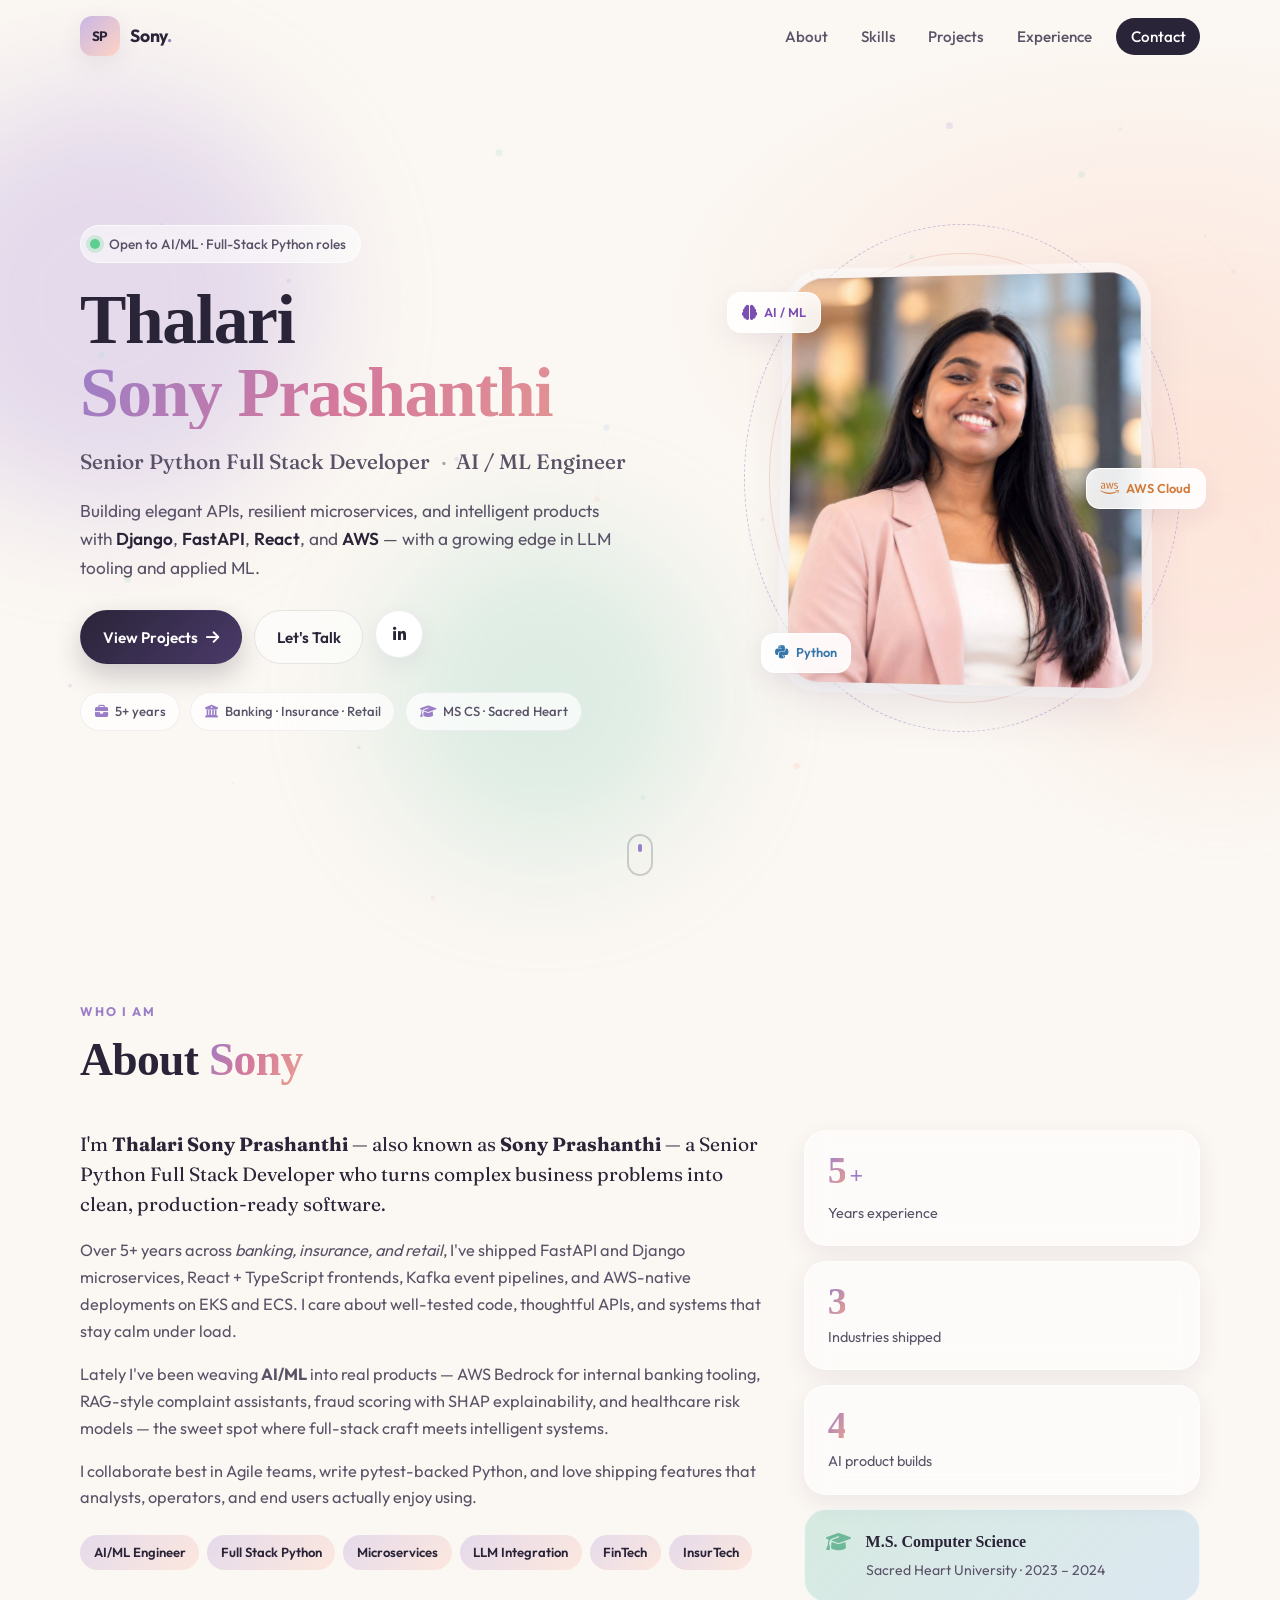
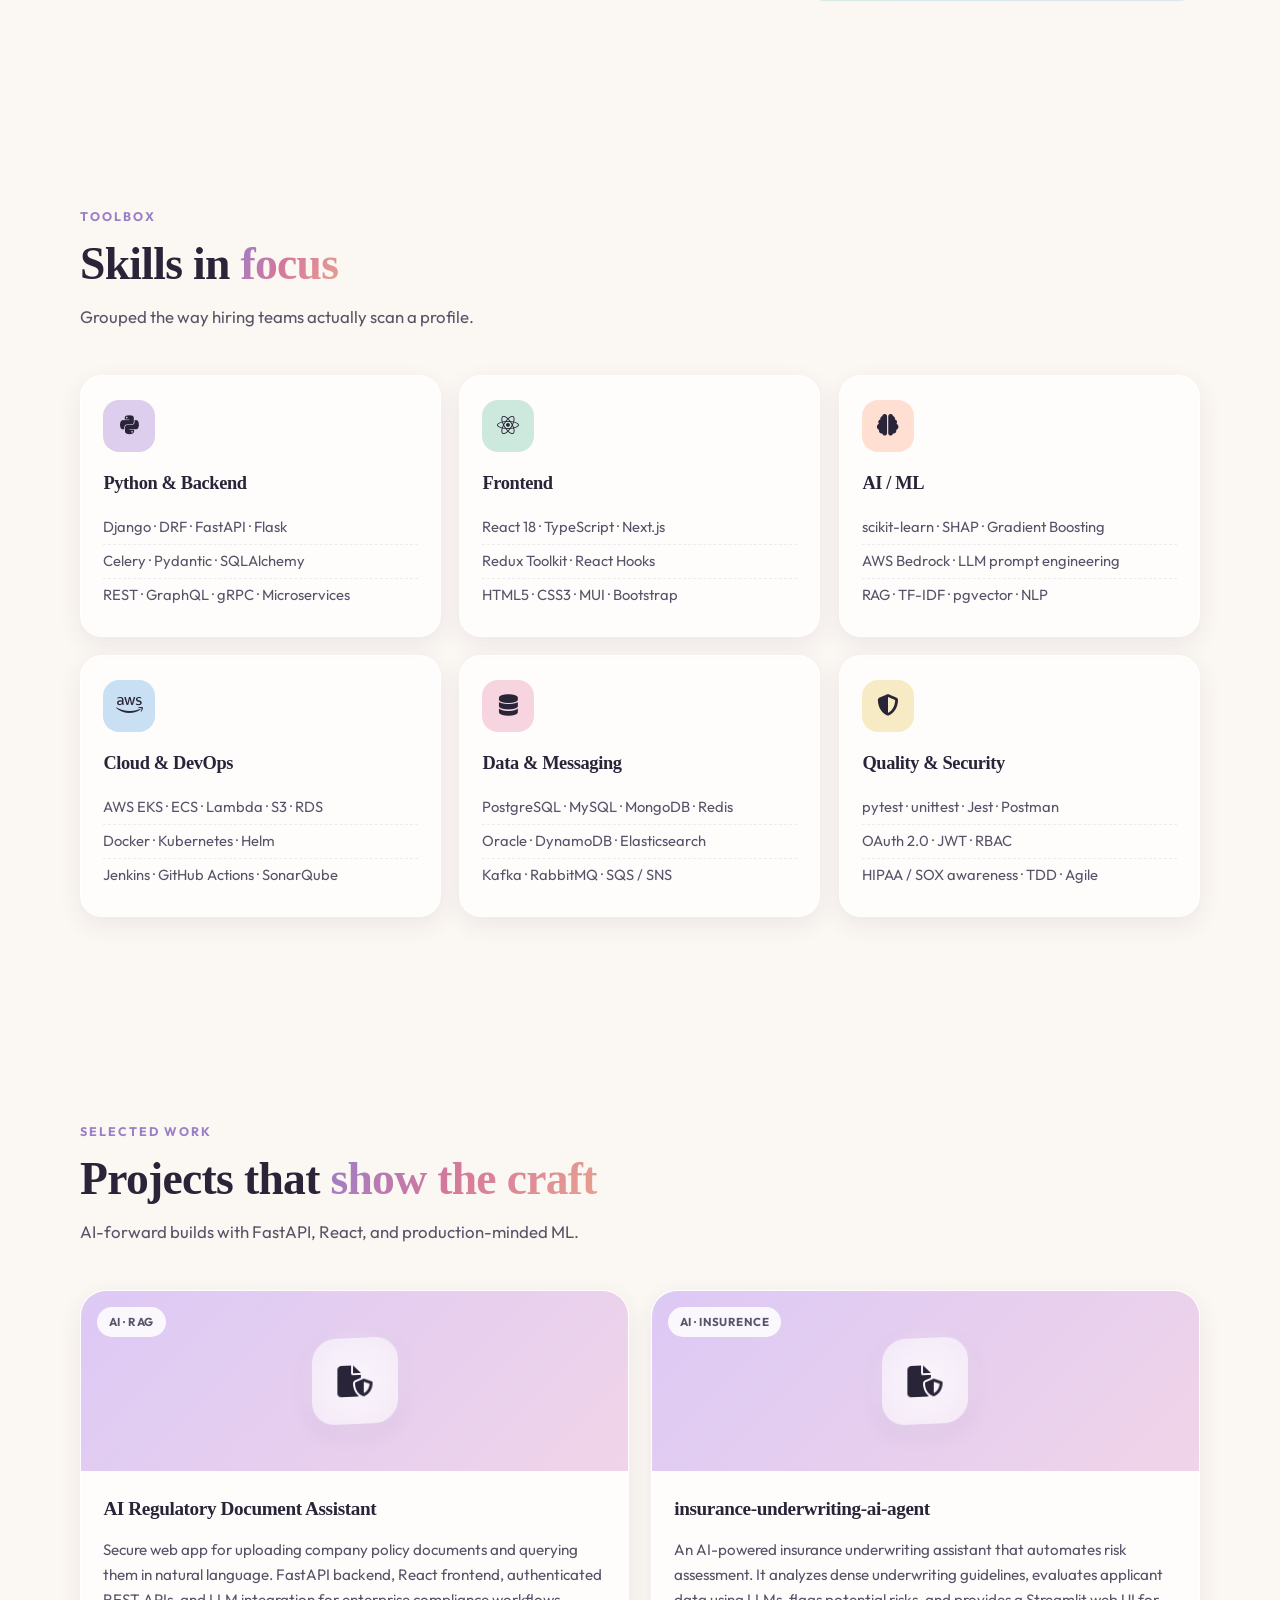
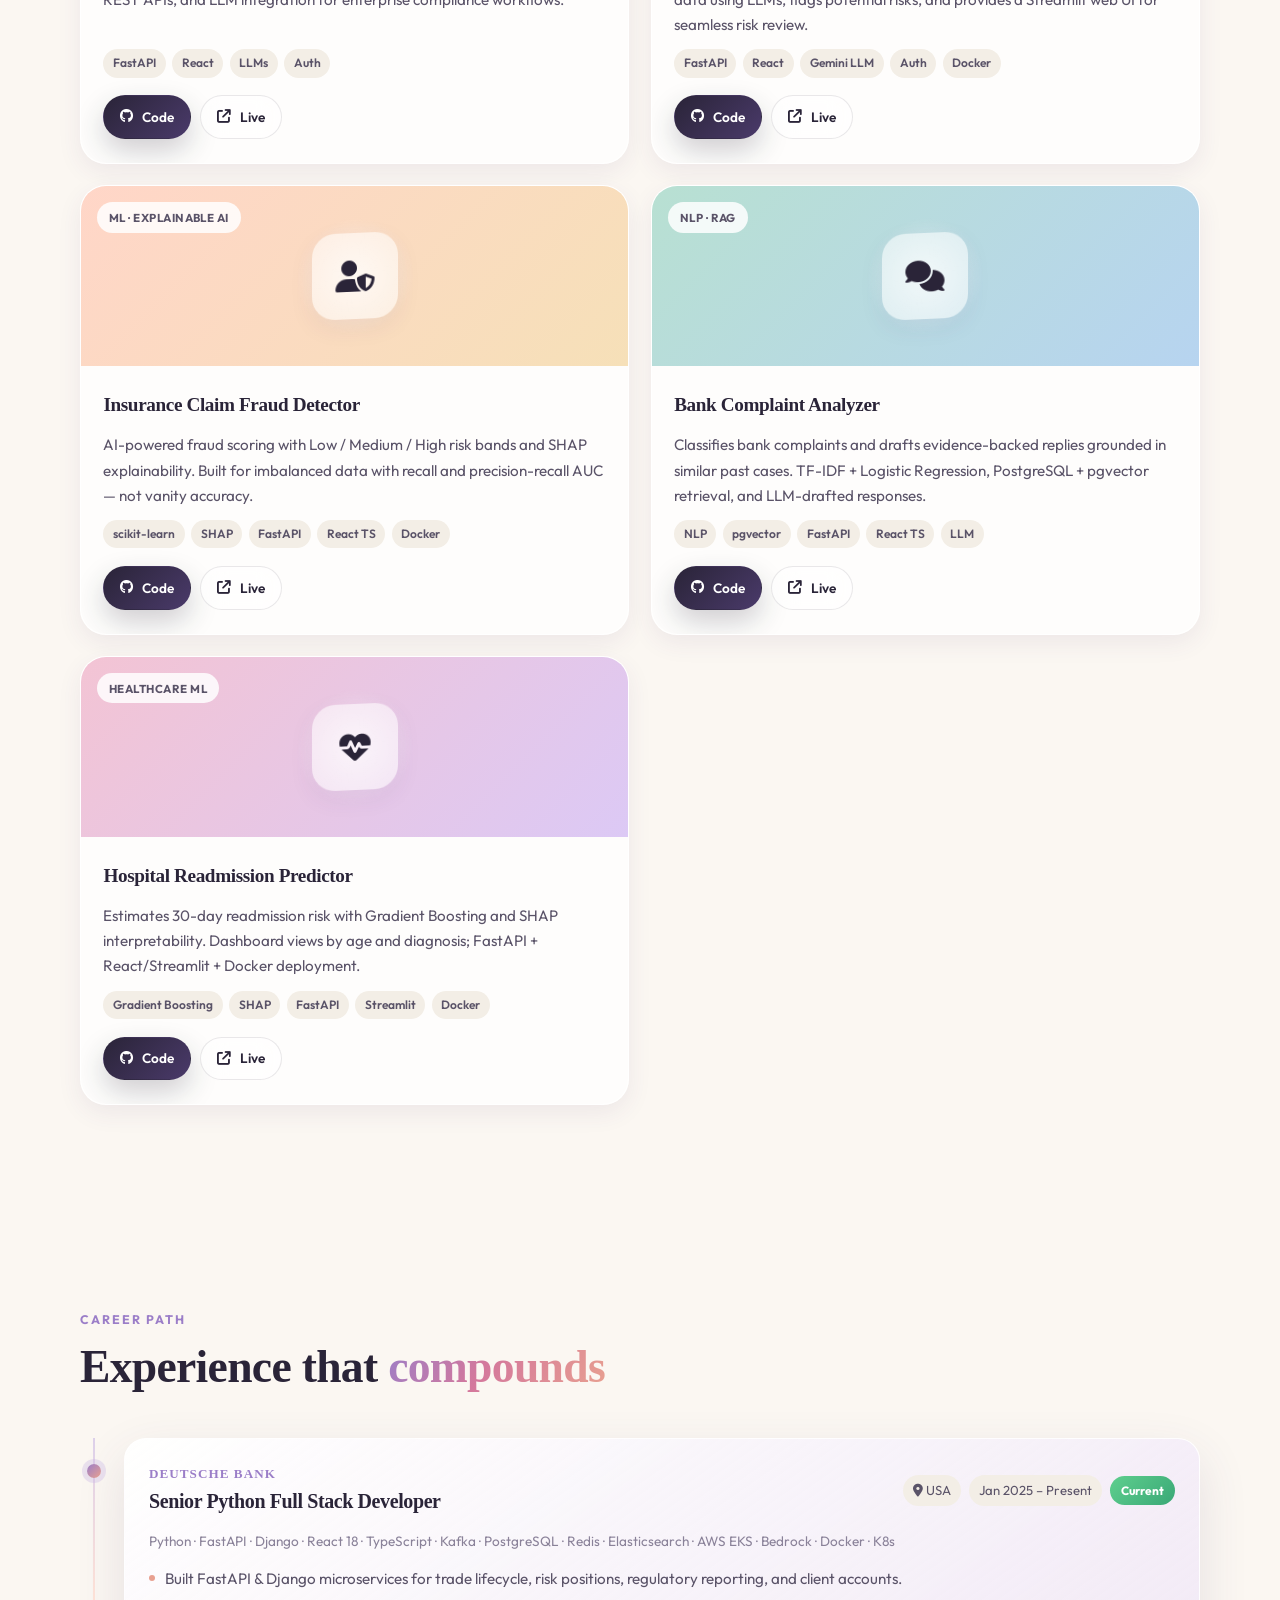
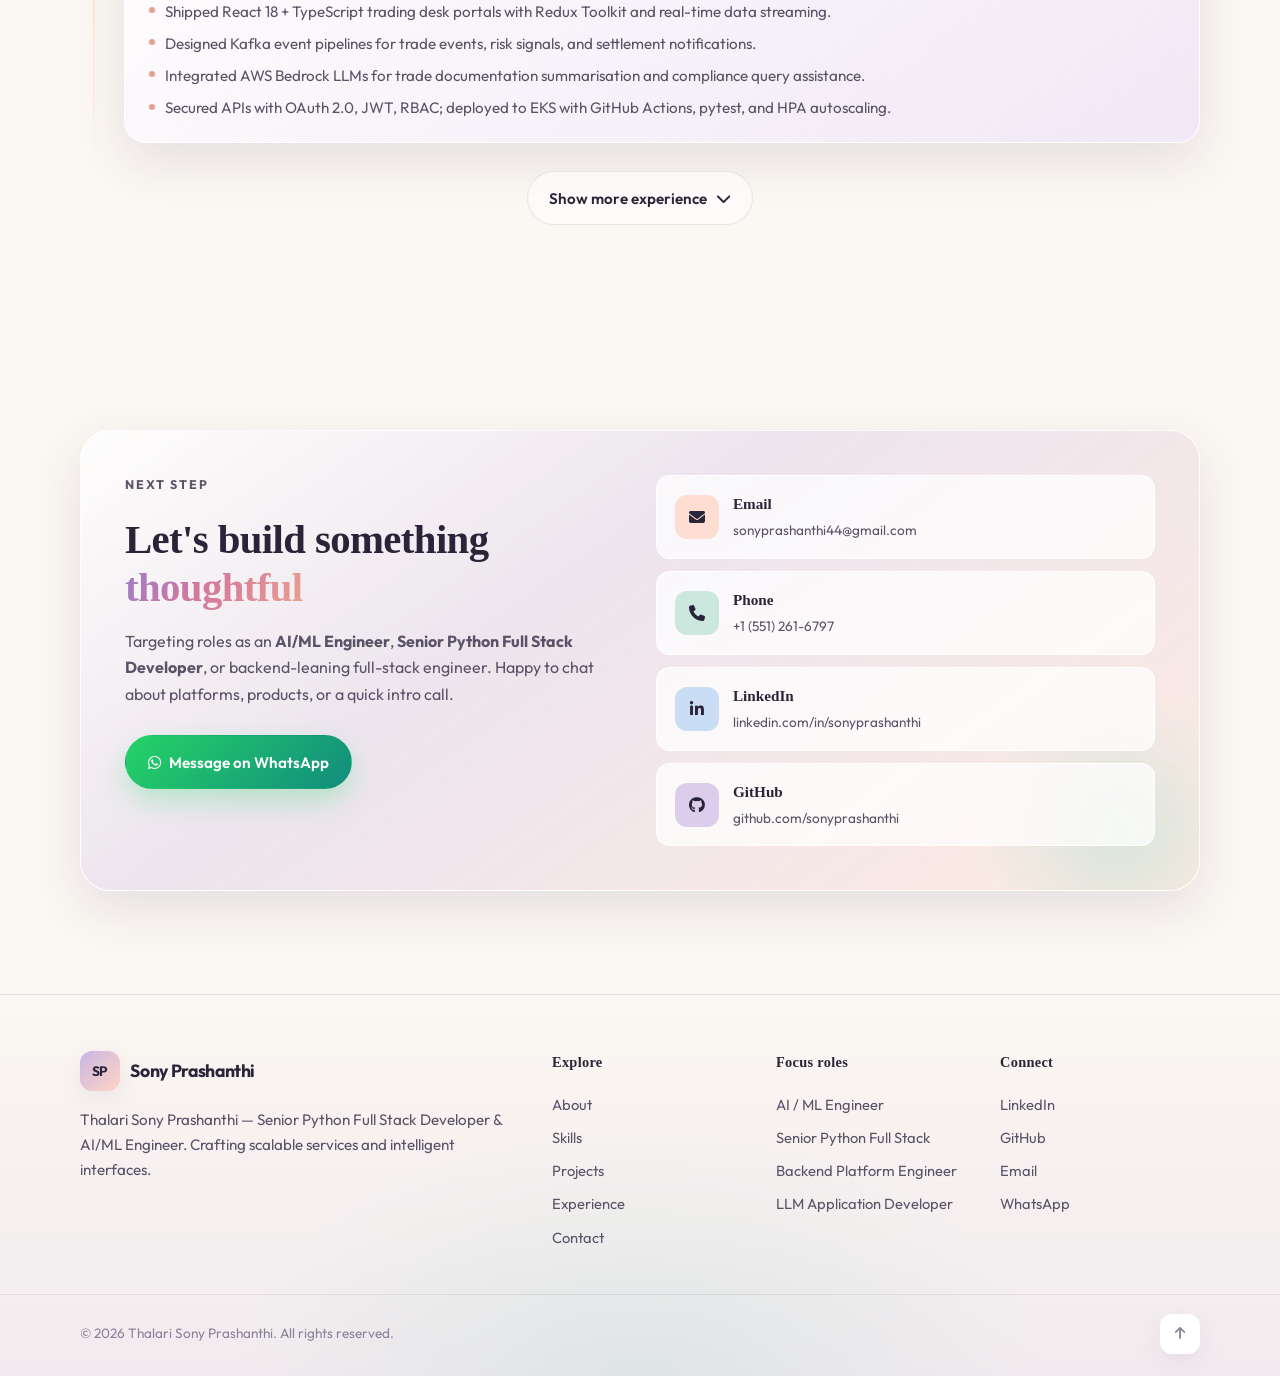
<file: index.html>
<!DOCTYPE html>
<html lang="en">
<head>
  <meta charset="UTF-8" />
  <meta name="viewport" content="width=device-width, initial-scale=1.0" />
  <title>Thalari Sony Prashanthi | Senior Python Full Stack & AI/ML Engineer</title>

  <!-- Primary SEO -->
  <meta name="description" content="Thalari Sony Prashanthi (Sony Prashanthi) — Senior Python Full Stack Developer and AI/ML Engineer with 5+ years building Django, FastAPI, React, AWS microservices, and LLM-powered applications across banking, insurance, and retail." />
  <meta name="keywords" content="Thalari Sony Prashanthi, Sony Prashanthi, Sony Prashanthi Thalari, Thalari Sony, Sony Thalari, Senior Python Full Stack Developer, AI ML Engineer, Full Stack Python Developer, Django Developer, FastAPI Developer, React TypeScript Developer, AWS Microservices, Kafka Python Engineer, Machine Learning Engineer, RAG LLM Developer, sonyprashanthi44" />
  <meta name="author" content="Thalari Sony Prashanthi" />
  <meta name="robots" content="index, follow, max-image-preview:large, max-snippet:-1, max-video-preview:-1" />
  <meta name="googlebot" content="index, follow" />
  <link rel="canonical" href="https://sonyprashanthi44.github.io/portfolio/" />

  <!-- Open Graph -->
  <meta property="og:type" content="website" />
  <meta property="og:locale" content="en_US" />
  <meta property="og:site_name" content="Thalari Sony Prashanthi Portfolio" />
  <meta property="og:title" content="Thalari Sony Prashanthi | Senior Python Full Stack & AI/ML Engineer" />
  <meta property="og:description" content="Senior Python Full Stack Developer specializing in Django, FastAPI, React, AWS, microservices, and AI/ML systems. Explore projects, experience, and get in touch." />
  <meta property="og:url" content="https://sonyprashanthi44.github.io/portfolio/" />
  <meta property="og:image" content="https://sonyprashanthi44.github.io/Portfolio/assets/sony-prashanthi.jpg" />
  <meta property="og:image:alt" content="Professional photo of Thalari Sony Prashanthi, Senior Python Full Stack Developer" />
  <meta property="og:image:width" content="1200" />
  <meta property="og:image:height" content="630" />

  <!-- Twitter -->
  <meta name="twitter:card" content="summary_large_image" />
  <meta name="twitter:title" content="Thalari Sony Prashanthi | Python Full Stack & AI/ML Engineer" />
  <meta name="twitter:description" content="5+ years building scalable Python backends, React frontends, and AI-powered products. Django · FastAPI · AWS · ML." />
  <meta name="twitter:image" content="https://sonyprashanthi44.github.io/portfolio/assets/sony-prashanthi.jpg" />
  <meta name="twitter:image:alt" content="Thalari Sony Prashanthi professional headshot" />

  <!-- Theme & PWA-ish -->
  <meta name="theme-color" content="#c9b6e4" />
  <meta name="msapplication-TileColor" content="#c9b6e4" />
  <link rel="icon" type="image/svg+xml" href="assets/favicon.svg" />
<link rel="apple-touch-icon" href="assets/sony-prashanthi.svg" />

  <!-- Fonts -->
  <link rel="preconnect" href="https://fonts.googleapis.com" />
  <link rel="preconnect" href="https://fonts.gstatic.com" crossorigin />
<link href="https://fonts.googleapis.com/css2?family=Fraunces:opsz,wght@9..144,500;9..144,600;9..144,700&family=Outfit:wght@300;400;500;600;700;800&family=Playfair+Display:wght@500;600;700;800&display=swap" rel="stylesheet" />

  <!-- Icons -->
  <link rel="stylesheet" href="https://cdnjs.cloudflare.com/ajax/libs/font-awesome/6.5.2/css/all.min.css" integrity="sha512-SnH5WK+bZxgPHs44uWIX+LLJAJ9/2PkPKZ5QiAj6Ta86w+fsb2TkcmfRyVX3pBnMFcV7oQPJkl9QevSCWr3W6A==" crossorigin="anonymous" referrerpolicy="no-referrer" />

  <link rel="stylesheet" href="styles.css" />

  <!-- Structured Data: Person -->
  <script type="application/ld+json">
  {
    "@context": "https://schema.org",
    "@type": "Person",
    "@id": "https://sonyprashanthi44.github.io/portfolio/#person",
    "name": "Thalari Sony Prashanthi",
    "alternateName": [
      "Sony Prashanthi",
      "Sony Prashanthi Thalari",
      "Thalari Sony",
      "Sony Thalari",
      "T. Sony Prashanthi",
      "Sony P. Thalari"
    ],
    "url": "https://sonyprashanthi44.github.io/portfolio/",
    "image": {
      "@type": "ImageObject",
      "url": "https://sonyprashanthi44.github.io/portfolio/assets/sony-prashanthi.jpg",
      "caption": "Professional headshot of Thalari Sony Prashanthi"
    },
    "email": "mailto:sonyprashanthi44@gmail.com",
    "telephone": "+1-551-261-6797",
    "jobTitle": [
      "Senior Python Full Stack Developer",
      "AI/ML Engineer",
      "Full Stack Python Developer",
      "Backend Engineer"
    ],
    "description": "Senior Python Full Stack Developer and AI/ML Engineer with 5+ years of experience building scalable backend services, REST APIs, React frontends, and LLM-powered applications across banking, insurance, and retail.",
    "knowsAbout": [
      "Python", "Django", "FastAPI", "Flask", "React", "TypeScript", "AWS", "Microservices",
      "Apache Kafka", "Docker", "Kubernetes", "PostgreSQL", "Machine Learning", "LLMs",
      "RAG", "scikit-learn", "Celery", "Redis", "CI/CD", "OAuth 2.0", "GraphQL"
    ],
    "alumniOf": {
      "@type": "CollegeOrUniversity",
      "name": "Sacred Heart University",
      "description": "Master of Science, Computer Science"
    },
    "worksFor": {
      "@type": "Organization",
      "name": "Deutsche Bank"
    },
    "address": {
      "@type": "PostalAddress",
      "addressCountry": "US"
    },
    "sameAs": [
      "https://www.linkedin.com/in/sony-prashanthi-thalari/",
      "https://github.com/sonyprashanthi44",
      "mailto:sonyprashanthi44@gmail.com"
    ],
    "hasOccupation": {
      "@type": "Occupation",
      "name": "Senior Python Full Stack Developer",
      "occupationLocation": {
        "@type": "Country",
        "name": "United States"
      },
      "skills": "Python, Django, FastAPI, React, TypeScript, AWS, Kafka, Machine Learning, LLMs, Docker, Kubernetes"
    }
  }
  </script>

  <!-- Structured Data: WebSite -->
  <script type="application/ld+json">
  {
    "@context": "https://schema.org",
    "@type": "WebSite",
    "name": "Thalari Sony Prashanthi Portfolio",
    "alternateName": ["Sony Prashanthi Portfolio", "Sony Prashanthi Developer Portfolio"],
    "url": "https://sonyprashanthi44.github.io/portfolio/",
    "description": "Official portfolio of Thalari Sony Prashanthi — Senior Python Full Stack Developer and AI/ML Engineer.",
    "inLanguage": "en-US",
    "author": { "@id": "https://sonyprashanthi44.github.io/portfolio/#person" }
  }
  </script>

  <!-- Structured Data: ProfessionalService / ProfilePage -->
  <script type="application/ld+json">
  {
    "@context": "https://schema.org",
    "@type": "ProfilePage",
    "mainEntity": { "@id": "https://sonyprashanthi44.github.io/portfolio/#person" },
    "name": "Thalari Sony Prashanthi — Portfolio",
    "dateModified": "2026-03-22"
  }
  </script>
</head>
<body>
  <!-- Ambient blobs -->
  <div class="blob blob-1" aria-hidden="true"></div>
  <div class="blob blob-2" aria-hidden="true"></div>
  <div class="blob blob-3" aria-hidden="true"></div>
  <canvas id="particle-canvas" aria-hidden="true"></canvas>

  <!-- Navigation -->
  <header class="site-header" id="top">
    <nav class="nav" aria-label="Primary">
      <a href="#top" class="logo" aria-label="Sony Prashanthi home">
        <span class="logo-mark">SP</span>
        <span class="logo-text">Sony<span class="logo-accent">.</span></span>
      </a>

      <button class="nav-toggle" id="nav-toggle" aria-expanded="false" aria-controls="nav-menu" aria-label="Toggle menu">
        <span></span><span></span><span></span>
      </button>

      <ul class="nav-menu" id="nav-menu">
        <li><a href="#about">About</a></li>
        <li><a href="#skills">Skills</a></li>
        <li><a href="#projects">Projects</a></li>
        <li><a href="#experience">Experience</a></li>
        <li><a href="#contact" class="nav-cta">Contact</a></li>
      </ul>
    </nav>
  </header>

  <main>
    <!-- HERO -->
    <section class="hero" id="hero">
      <div class="hero-grid">
        <div class="hero-copy reveal">
          <p class="eyebrow">
            <span class="status-dot"></span>
            Open to AI/ML · Full-Stack Python roles
          </p>
          <h1>
            <span class="h1-line">Thalari</span>
            <span class="h1-line accent-gradient">Sony Prashanthi</span>
          </h1>
          <p class="hero-role">
            Senior Python Full Stack Developer
            <span class="role-sep">·</span>
            AI / ML Engineer
          </p>
          <p class="hero-lead">
            Building elegant APIs, resilient microservices, and intelligent products with
            <strong>Django</strong>, <strong>FastAPI</strong>, <strong>React</strong>, and <strong>AWS</strong> —
            with a growing edge in LLM tooling and applied ML.
          </p>
          <div class="hero-actions">
            <a href="#projects" class="btn btn-primary">
              <span>View Projects</span>
              <i class="fa-solid fa-arrow-right"></i>
            </a>
            <a href="#contact" class="btn btn-ghost">Let's Talk</a>
            <a href="https://www.linkedin.com/in/sony-prashanthi-thalari/" class="btn btn-icon" target="_blank" rel="noopener noreferrer" aria-label="LinkedIn">
              <i class="fa-brands fa-linkedin-in"></i>
            </a>
          </div>
          <div class="hero-meta">
            <div class="meta-chip"><i class="fa-solid fa-briefcase"></i> 5+ years</div>
            <div class="meta-chip"><i class="fa-solid fa-building-columns"></i> Banking · Insurance · Retail</div>
            <div class="meta-chip"><i class="fa-solid fa-graduation-cap"></i> MS CS · Sacred Heart</div>
          </div>
        </div>

        <div class="hero-visual reveal delay-1">
          <div class="photo-stage">
            <div class="photo-ring ring-a"></div>
            <div class="photo-ring ring-b"></div>
            <div class="photo-frame">
              <img
                src="assets/sony-prashanthi.jpg"
                alt="Professional portrait of Thalari Sony Prashanthi, Senior Python Full Stack Developer and AI/ML Engineer"
                width="480"
                height="560"
                loading="eager"
                fetchpriority="high"
                onerror="this.style.display='none'; this.nextElementSibling.style.display='flex';"
              />
              <div class="photo-fallback" style="display:none;" aria-hidden="true">
                <span class="fallback-initials">SP</span>
                <span class="fallback-hint">Add photo → assets/sony-prashanthi.jpg</span>
              </div>
              <div class="photo-shine"></div>
            </div>
            <div class="floating-card card-ai">
              <i class="fa-solid fa-brain"></i>
              <span>AI / ML</span>
            </div>
            <div class="floating-card card-cloud">
              <i class="fa-brands fa-aws"></i>
              <span>AWS Cloud</span>
            </div>
            <div class="floating-card card-stack">
              <i class="fa-brands fa-python"></i>
              <span>Python</span>
            </div>
          </div>
        </div>
      </div>
      <a href="#about" class="scroll-hint" aria-label="Scroll to about">
        <span></span>
      </a>
    </section>

    <!-- ABOUT -->
    <section class="section about" id="about">
      <div class="container">
        <div class="section-head reveal">
          <p class="section-kicker">Who I am</p>
          <h2>About <span class="text-gradient">Sony</span></h2>
        </div>

        <div class="about-grid">
          <div class="about-story reveal">
            <p class="lead">
              I'm <strong>Thalari Sony Prashanthi</strong> — also known as <strong>Sony Prashanthi</strong> —
              a Senior Python Full Stack Developer who turns complex business problems into clean,
              production-ready software.
            </p>
            <p>
              Over 5+ years across <em>banking, insurance, and retail</em>, I've shipped FastAPI and Django
              microservices, React + TypeScript frontends, Kafka event pipelines, and AWS-native deployments
              on EKS and ECS. I care about well-tested code, thoughtful APIs, and systems that stay calm under load.
            </p>
            <p>
              Lately I've been weaving <strong>AI/ML</strong> into real products — AWS Bedrock for internal banking
              tooling, RAG-style complaint assistants, fraud scoring with SHAP explainability, and healthcare risk models —
              the sweet spot where full-stack craft meets intelligent systems.
            </p>
            <p>
              I collaborate best in Agile teams, write pytest-backed Python, and love shipping features that
              analysts, operators, and end users actually enjoy using.
            </p>
            <div class="about-tags">
              <span>AI/ML Engineer</span>
              <span>Full Stack Python</span>
              <span>Microservices</span>
              <span>LLM Integration</span>
              <span>FinTech</span>
              <span>InsurTech</span>
            </div>
          </div>

          <aside class="about-panel reveal delay-1">
            <div class="stat-card">
              <span class="stat-num" data-count="5">0</span>
              <span class="stat-plus">+</span>
              <span class="stat-label">Years experience</span>
            </div>
            <div class="stat-card">
              <span class="stat-num" data-count="3">0</span>
              <span class="stat-label">Industries shipped</span>
            </div>
            <div class="stat-card">
              <span class="stat-num" data-count="4">0</span>
              <span class="stat-label">AI product builds</span>
            </div>
            <div class="about-edu">
              <i class="fa-solid fa-graduation-cap"></i>
              <div>
                <strong>M.S. Computer Science</strong>
                <span>Sacred Heart University  · 2023 – 2024</span>
              </div>
            </div>
          </aside>
        </div>
      </div>
    </section>

    <!-- SKILLS -->
    <section class="section skills" id="skills">
      <div class="container">
        <div class="section-head reveal">
          <p class="section-kicker">Toolbox</p>
          <h2>Skills in <span class="text-gradient">focus</span></h2>
          <p class="section-sub">Grouped the way hiring teams actually scan a profile.</p>
        </div>

        <div class="skills-grid">
          <article class="skill-card reveal" data-tilt>
            <div class="skill-icon tone-lilac"><i class="fa-brands fa-python"></i></div>
            <h3>Python & Backend</h3>
            <ul>
              <li>Django · DRF · FastAPI · Flask</li>
              <li>Celery · Pydantic · SQLAlchemy</li>
              <li>REST · GraphQL · gRPC · Microservices</li>
            </ul>
          </article>

          <article class="skill-card reveal delay-1" data-tilt>
            <div class="skill-icon tone-mint"><i class="fa-brands fa-react"></i></div>
            <h3>Frontend</h3>
            <ul>
              <li>React 18 · TypeScript · Next.js</li>
              <li>Redux Toolkit · React Hooks</li>
              <li>HTML5 · CSS3 · MUI · Bootstrap</li>
            </ul>
          </article>

          <article class="skill-card reveal delay-2" data-tilt>
            <div class="skill-icon tone-peach"><i class="fa-solid fa-brain"></i></div>
            <h3>AI / ML</h3>
            <ul>
              <li>scikit-learn · SHAP · Gradient Boosting</li>
              <li>AWS Bedrock · LLM prompt engineering</li>
              <li>RAG · TF-IDF · pgvector · NLP</li>
            </ul>
          </article>

          <article class="skill-card reveal" data-tilt>
            <div class="skill-icon tone-sky"><i class="fa-brands fa-aws"></i></div>
            <h3>Cloud & DevOps</h3>
            <ul>
              <li>AWS EKS · ECS · Lambda · S3 · RDS</li>
              <li>Docker · Kubernetes · Helm</li>
              <li>Jenkins · GitHub Actions · SonarQube</li>
            </ul>
          </article>

          <article class="skill-card reveal delay-1" data-tilt>
            <div class="skill-icon tone-rose"><i class="fa-solid fa-database"></i></div>
            <h3>Data & Messaging</h3>
            <ul>
              <li>PostgreSQL · MySQL · MongoDB · Redis</li>
              <li>Oracle · DynamoDB · Elasticsearch</li>
              <li>Kafka · RabbitMQ · SQS / SNS</li>
            </ul>
          </article>

          <article class="skill-card reveal delay-2" data-tilt>
            <div class="skill-icon tone-butter"><i class="fa-solid fa-shield-halved"></i></div>
            <h3>Quality & Security</h3>
            <ul>
              <li>pytest · unittest · Jest · Postman</li>
              <li>OAuth 2.0 · JWT · RBAC</li>
              <li>HIPAA / SOX awareness · TDD · Agile</li>
            </ul>
          </article>
        </div>
      </div>
    </section>

    <!-- PROJECTS -->
    <section class="section projects" id="projects">
      <div class="container">
        <div class="section-head reveal">
          <p class="section-kicker">Selected work</p>
          <h2>Projects that <span class="text-gradient">show the craft</span></h2>
          <p class="section-sub">AI-forward builds with FastAPI, React, and production-minded ML.</p>
        </div>

        <div class="projects-grid">
          <!-- Project 1 -->
          <article class="project-card reveal">
            <div class="project-media tone-a">
              <div class="project-illus" aria-hidden="true">
                <i class="fa-solid fa-file-shield"></i>
                <div class="illus-orb"></div>
              </div>
              <div class="project-badge">AI · RAG</div>
            </div>
            <div class="project-body">
              <h3>AI Regulatory Document Assistant</h3>
              <p>
                Secure web app for uploading company policy documents and querying them in natural language.
                FastAPI backend, React frontend, authenticated REST APIs, and LLM integration for enterprise compliance workflows.
              </p>
              <div class="project-tags">
                <span>FastAPI</span><span>React</span><span>LLMs</span><span>Auth</span>
              </div>
              <div class="project-actions">
                <a class="btn btn-sm btn-primary" href="https://github.com/sonyprashanthi44/ai-regulatory-document-assistant" target="_blank" rel="noopener noreferrer">
                  <i class="fa-brands fa-github"></i> Code
                </a>
                <a class="btn btn-sm btn-ghost" href="https://ai-regulatory-document-assistant.vercel.app/" data-live="pending">
                  <i class="fa-solid fa-arrow-up-right-from-square"></i> Live
                </a>
              </div>
            </div>
          </article>

          <!-- Project 2 -->
          <article class="project-card reveal">
            <div class="project-media tone-a">
              <div class="project-illus" aria-hidden="true">
                <i class="fa-solid fa-file-shield"></i>
                <div class="illus-orb"></div>
              </div>
              <div class="project-badge">AI · Insurence</div>
            </div>
            <div class="project-body">
              <h3>insurance-underwriting-ai-agent</h3>
              <p>
               An AI-powered insurance underwriting assistant that automates risk assessment. It analyzes dense underwriting guidelines, evaluates applicant data using LLMs, flags potential risks, and provides a Streamlit web UI for seamless risk review.
              </p>
              <div class="project-tags">
                <span>FastAPI</span><span>React</span><span>Gemini LLM</span><span>Auth</span><span>Docker</span>
              </div>
              <div class="project-actions">
                <a class="btn btn-sm btn-primary" href="https://github.com/sonyprashanthi44/insurance-underwriting-ai-agent" target="_blank" rel="noopener noreferrer">
                  <i class="fa-brands fa-github"></i> Code
                </a>
                <a class="btn btn-sm btn-ghost" href="https://insurance-underwriting-ai-agent.onrender.com/" data-live="pending">
                  <i class="fa-solid fa-arrow-up-right-from-square"></i> Live
                </a>
              </div>
            </div>
          </article>

          <!-- Project 3 -->
          <article class="project-card reveal delay-1">
            <div class="project-media tone-b">
              <div class="project-illus" aria-hidden="true">
                <i class="fa-solid fa-user-shield"></i>
                <div class="illus-orb"></div>
              </div>
              <div class="project-badge">ML · Explainable AI</div>
            </div>
            <div class="project-body">
              <h3>Insurance Claim Fraud Detector</h3>
              <p>
                AI-powered fraud scoring with Low / Medium / High risk bands and SHAP explainability.
                Built for imbalanced data with recall and precision-recall AUC — not vanity accuracy.
              </p>
              <div class="project-tags">
                <span>scikit-learn</span><span>SHAP</span><span>FastAPI</span><span>React TS</span><span>Docker</span>
              </div>
              <div class="project-actions">
                <a class="btn btn-sm btn-primary" href="https://github.com/sonyprashanthi44/insurance-claim-fraud-detector" target="_blank" rel="noopener noreferrer">
                  <i class="fa-brands fa-github"></i> Code
                </a>
                <a class="btn btn-sm btn-ghost" href="https://insurance-claim-fraud-detector.vercel.app/" data-live="pending">
                  <i class="fa-solid fa-arrow-up-right-from-square"></i> Live
                </a>
              </div>
            </div>
          </article>

          <!-- Project 4 -->
          <article class="project-card reveal delay-2">
            <div class="project-media tone-c">
              <div class="project-illus" aria-hidden="true">
                <i class="fa-solid fa-comments"></i>
                <div class="illus-orb"></div>
              </div>
              <div class="project-badge">NLP · RAG</div>
            </div>
            <div class="project-body">
              <h3>Bank Complaint Analyzer</h3>
              <p>
                Classifies bank complaints and drafts evidence-backed replies grounded in similar past cases.
                TF-IDF + Logistic Regression, PostgreSQL + pgvector retrieval, and LLM-drafted responses.
              </p>
              <div class="project-tags">
                <span>NLP</span><span>pgvector</span><span>FastAPI</span><span>React TS</span><span>LLM</span>
              </div>
              <div class="project-actions">
                <a class="btn btn-sm btn-primary" href="./404.html" target="_blank" rel="noopener noreferrer">
                  <i class="fa-brands fa-github"></i> Code
                </a>
                <a class="btn btn-sm btn-ghost" href="./404.html" data-live="pending">
                  <i class="fa-solid fa-arrow-up-right-from-square"></i> Live
                </a>
              </div>
            </div>
          </article>

          <!-- Project 5 -->
          <article class="project-card reveal">
            <div class="project-media tone-d">
              <div class="project-illus" aria-hidden="true">
                <i class="fa-solid fa-heart-pulse"></i>
                <div class="illus-orb"></div>
              </div>
              <div class="project-badge">Healthcare ML</div>
            </div>
            <div class="project-body">
              <h3>Hospital Readmission Predictor</h3>
              <p>
                Estimates 30-day readmission risk with Gradient Boosting and SHAP interpretability.
                Dashboard views by age and diagnosis; FastAPI + React/Streamlit + Docker deployment.
              </p>
              <div class="project-tags">
                <span>Gradient Boosting</span><span>SHAP</span><span>FastAPI</span><span>Streamlit</span><span>Docker</span>
              </div>
              <div class="project-actions">
                <a class="btn btn-sm btn-primary" href="https://github.com/sonyprashanthi44/hospital-readmission-risk-analyser" target="_blank" rel="noopener noreferrer">
                  <i class="fa-brands fa-github"></i> Code
                </a>
                <a class="btn btn-sm btn-ghost" href="https://hospital-readmission-predictor-production.up.railway.app/" data-live="pending">
                  <i class="fa-solid fa-arrow-up-right-from-square"></i> Live
                </a>
              </div>
            </div>
          </article>
        </div>
      </div>
    </section>

    <!-- EXPERIENCE -->
    <section class="section experience" id="experience">
      <div class="container">
        <div class="section-head reveal">
          <p class="section-kicker">Career path</p>
          <h2>Experience that <span class="text-gradient">compounds</span></h2>
        </div>

        <div class="timeline">
          <!-- Latest - always visible -->
          <article class="exp-card reveal is-featured" data-exp="0">
            <div class="exp-rail">
              <span class="exp-dot"></span>
            </div>
            <div class="exp-content">
              <div class="exp-top">
                <div>
                  <p class="exp-company">Deutsche Bank</p>
                  <h3>Senior Python Full Stack Developer</h3>
                </div>
                <div class="exp-meta">
                  <span class="exp-loc"><i class="fa-solid fa-location-dot"></i> USA</span>
                  <span class="exp-date">Jan 2025 – Present</span>
                  <span class="exp-pill">Current</span>
                </div>
              </div>
              <p class="exp-stack">
                Python · FastAPI · Django · React 18 · TypeScript · Kafka · PostgreSQL · Redis · Elasticsearch · AWS EKS · Bedrock · Docker · K8s
              </p>
              <ul class="exp-bullets">
                <li>Built FastAPI & Django microservices for trade lifecycle, risk positions, regulatory reporting, and client accounts.</li>
                <li>Shipped React 18 + TypeScript trading desk portals with Redux Toolkit and real-time data streaming.</li>
                <li>Designed Kafka event pipelines for trade events, risk signals, and settlement notifications.</li>
                <li>Integrated AWS Bedrock LLMs for trade documentation summarisation and compliance query assistance.</li>
                <li>Secured APIs with OAuth 2.0, JWT, RBAC; deployed to EKS with GitHub Actions, pytest, and HPA autoscaling.</li>
              </ul>
            </div>
          </article>

          <!-- Older - hidden until show more -->
          <div class="exp-older" id="exp-older" hidden>
            <article class="exp-card reveal" data-exp="1">
              <div class="exp-rail">
                <span class="exp-dot"></span>
              </div>
              <div class="exp-content">
                <div class="exp-top">
                  <div>
                    <p class="exp-company">Chubb Insurance</p>
                    <h3>Python Full Stack Developer</h3>
                  </div>
                  <div class="exp-meta">
                    <span class="exp-loc"><i class="fa-solid fa-location-dot"></i> Hyderabad, India</span>
                    <span class="exp-date">Dec 2021 – Aug 2023</span>
                  </div>
                </div>
                <p class="exp-stack">
                  Python · Django · Flask · FastAPI · React · TypeScript · Kafka · PostgreSQL · MongoDB · Oracle · AWS ECS · Jenkins
                </p>
                <ul class="exp-bullets">
                  <li>Delivered Django & FastAPI APIs for policy management, claims, underwriting, premiums, and documents.</li>
                  <li>Built React + TypeScript portals for operations and customers — dashboards, claims tracking, uploads.</li>
                  <li>Implemented Kafka / RabbitMQ streaming for claims lifecycle and underwriting decisions.</li>
                  <li>Modeled data across PostgreSQL, Oracle, and MongoDB; Celery jobs for renewals and reports.</li>
                  <li>Deployed to AWS ECS via Jenkins with pytest coverage and Docker packaging.</li>
                </ul>
              </div>
            </article>

            <article class="exp-card reveal" data-exp="2">
              <div class="exp-rail">
                <span class="exp-dot"></span>
              </div>
              <div class="exp-content">
                <div class="exp-top">
                  <div>
                    <p class="exp-company">Best Buy</p>
                    <h3>Junior Python Full Stack Developer</h3>
                  </div>
                  <div class="exp-meta">
                    <span class="exp-loc"><i class="fa-solid fa-location-dot"></i> Hyderabad, India</span>
                    <span class="exp-date">Feb 2020 – Dec 2021</span>
                  </div>
                </div>
                <p class="exp-stack">
                  Python · Django · Flask · React · JavaScript · PostgreSQL · MySQL · MongoDB · AWS EC2/ECS · Docker · Jenkins
                </p>
                <ul class="exp-bullets">
                  <li>Built Django & Flask REST APIs for product search, inventory, cart, orders, and customer accounts.</li>
                  <li>Created React storefront and internal retail dashboard components consuming Python APIs.</li>
                  <li>Designed PostgreSQL / MySQL models with Django ORM and SQLAlchemy for transactional retail loads.</li>
                  <li>Deployed to AWS EC2 & ECS with Jenkins CI/CD, pytest gates, and Docker containers.</li>
                </ul>
              </div>
            </article>
          </div>
        </div>

        <div class="exp-toggle-wrap reveal">
          <button type="button" class="btn btn-ghost" id="exp-toggle" aria-expanded="false" aria-controls="exp-older">
            <span class="toggle-label">Show more experience</span>
            <i class="fa-solid fa-chevron-down"></i>
          </button>
        </div>
      </div>
    </section>

    <!-- CONTACT -->
    <section class="section contact" id="contact">
      <div class="container">
        <div class="contact-shell reveal">
          <div class="contact-copy">
            <p class="section-kicker">Next step</p>
            <h2>Let's build something <span class="text-gradient">thoughtful</span></h2>
            <p>
              Targeting roles as an <strong>AI/ML Engineer</strong>, <strong>Senior Python Full Stack Developer</strong>,
              or backend-leaning full-stack engineer. Happy to chat about platforms, products, or a quick intro call.
            </p>
            <a
              class="btn btn-whatsapp"
              href="https://wa.me/15512616797?text=Hi%20Sony%2C%20I%20found%20your%20portfolio%20and%20would%20like%20to%20connect."
              target="_blank"
              rel="noopener noreferrer"
            >
              <i class="fa-brands fa-whatsapp"></i>
              Message on WhatsApp
            </a>
          </div>

          <div class="contact-links">
            <a class="contact-card" href="mailto:sonyprashanthi44@gmail.com">
              <span class="c-icon tone-peach"><i class="fa-solid fa-envelope"></i></span>
              <div>
                <strong>Email</strong>
                <span>sonyprashanthi44@gmail.com</span>
              </div>
            </a>
            <a class="contact-card" href="tel:+15512616797">
              <span class="c-icon tone-mint"><i class="fa-solid fa-phone"></i></span>
              <div>
                <strong>Phone</strong>
                <span>+1 (551) 261-6797</span>
              </div>
            </a>
            <a class="contact-card" href="https://www.linkedin.com/in/sony-prashanthi-thalari/" target="_blank" rel="noopener noreferrer">
              <span class="c-icon tone-sky"><i class="fa-brands fa-linkedin-in"></i></span>
              <div>
                <strong>LinkedIn</strong>
                <span>linkedin.com/in/sonyprashanthi</span>
              </div>
            </a>
            <a class="contact-card" href="https://github.com/sonyprashanthi44" target="_blank" rel="noopener noreferrer">
              <span class="c-icon tone-lilac"><i class="fa-brands fa-github"></i></span>
              <div>
                <strong>GitHub</strong>
                <span>github.com/sonyprashanthi</span>
              </div>
            </a>
          </div>
        </div>
      </div>
    </section>
  </main>

  <!-- FOOTER -->
  <footer class="site-footer">
    <div class="container footer-grid">
      <div class="footer-brand">
        <a href="#top" class="logo">
          <span class="logo-mark">SP</span>
          <span class="logo-text">Sony Prashanthi</span>
        </a>
        <p>
          Thalari Sony Prashanthi — Senior Python Full Stack Developer & AI/ML Engineer.
          Crafting scalable services and intelligent interfaces.
        </p>
      </div>

      <div class="footer-cols">
        <div>
          <h4>Explore</h4>
          <a href="#about">About</a>
          <a href="#skills">Skills</a>
          <a href="#projects">Projects</a>
          <a href="#experience">Experience</a>
          <a href="#contact">Contact</a>
        </div>
        <div>
          <h4>Focus roles</h4>
          <span>AI / ML Engineer</span>
          <span>Senior Python Full Stack</span>
          <span>Backend Platform Engineer</span>
          <span>LLM Application Developer</span>
        </div>
        <div>
          <h4>Connect</h4>
          <a href="https://www.linkedin.com/in/sony-prashanthi-thalari/" target="_blank" rel="noopener noreferrer">LinkedIn</a>
          <a href="https://github.com/sonyprashanthi44" target="_blank" rel="noopener noreferrer">GitHub</a>
          <a href="mailto:sonyprashanthi44@gmail.com">Email</a>
          <a href="https://wa.me/15512616797" target="_blank" rel="noopener noreferrer">WhatsApp</a>
        </div>
      </div>
    </div>

    <div class="footer-bottom">
      <div class="container footer-bottom-inner">
        <p>© <span id="year"></span> Thalari Sony Prashanthi. All rights reserved.</p>
        <button type="button" class="to-top" id="to-top" aria-label="Back to top">
          <i class="fa-solid fa-arrow-up"></i>
        </button>
      </div>
    </div>
  </footer>

  <script src="script.js"></script>
</body>
</html>
</file>
<file: styles.css>
/* =========================================================
   Thalari Sony Prashanthi — Portfolio
   Pastel · Bold type · Soft depth
   ========================================================= */

:root {
  /* Pastel palette */
  --lilac: #c9b6e4;
  --lilac-deep: #9b7ec8;
  --mint: #b8e0d2;
  --mint-deep: #6fb89a;
  --peach: #ffd4c4;
  --peach-deep: #e8a090;
  --rose: #f3c4d4;
  --sky: #b7d4f0;
  --butter: #f6e6b8;
  --cream: #fbf7f2;
  --cream-2: #f3eee6;
  --ink: #2a2438;
  --ink-soft: #5a5368;
  --ink-faint: #8a8299;
  --white: #ffffff;
  --glass: rgba(255, 255, 255, 0.55);
  --glass-border: rgba(255, 255, 255, 0.7);
  --shadow: 0 18px 50px rgba(74, 55, 110, 0.12);
  --shadow-sm: 0 8px 24px rgba(74, 55, 110, 0.08);
  --radius: 22px;
  --radius-sm: 14px;
  --nav-h: 72px;
  --container: 1120px;
--font-display: "Cinzel", Georgia, serif;
  --font-serif: "Fraunces", Georgia, serif;
  --font-body: "Outfit", system-ui, sans-serif;
  --ease: cubic-bezier(0.22, 1, 0.36, 1);
}

*,
*::before,
*::after {
  box-sizing: border-box;
  margin: 0;
  padding: 0;
}

html {
  scroll-behavior: smooth;
  scroll-padding-top: calc(var(--nav-h) + 12px);
}

body {
  font-family: var(--font-body);
  color: var(--ink);
  background:
    radial-gradient(1200px 600px at 10% -10%, rgba(201, 182, 228, 0.45), transparent 60%),
    radial-gradient(900px 500px at 90% 5%, rgba(255, 212, 196, 0.4), transparent 55%),
    radial-gradient(800px 500px at 50% 100%, rgba(184, 224, 210, 0.35), transparent 50%),
    var(--cream);
  line-height: 1.65;
  overflow-x: hidden;
  min-height: 100vh;
  -webkit-font-smoothing: antialiased;
}

img {
  max-width: 100%;
  display: block;
}

a {
  color: inherit;
  text-decoration: none;
}

ul {
  list-style: none;
}

button {
  font: inherit;
  border: none;
  background: none;
  cursor: pointer;
  color: inherit;
}

.container {
  width: min(100% - 2.5rem, var(--container));
  margin-inline: auto;
}

/* ---------- Ambient ---------- */
.blob {
  position: fixed;
  border-radius: 50%;
  filter: blur(60px);
  opacity: 0.45;
  pointer-events: none;
  z-index: -2;
  animation: drift 18s var(--ease) infinite alternate;
}

.blob-1 {
  width: 420px;
  height: 420px;
  background: var(--lilac);
  top: 10%;
  left: -8%;
}

.blob-2 {
  width: 380px;
  height: 380px;
  background: var(--peach);
  top: 40%;
  right: -10%;
  animation-delay: -6s;
}

.blob-3 {
  width: 320px;
  height: 320px;
  background: var(--mint);
  bottom: 5%;
  left: 30%;
  animation-delay: -12s;
}

@keyframes drift {
  to {
    transform: translate(40px, -30px) scale(1.08);
  }
}

#particle-canvas {
  position: fixed;
  inset: 0;
  width: 100%;
  height: 100%;
  pointer-events: none;
  z-index: -1;
  opacity: 0.55;
}

/* ---------- Typography helpers ---------- */
.text-gradient,
.accent-gradient {
  background: linear-gradient(120deg, var(--lilac-deep), #d4789c 45%, var(--peach-deep));
  -webkit-background-clip: text;
  background-clip: text;
  color: transparent;
}

.section-kicker {
  font-family: var(--font-body);
  font-weight: 700;
  font-size: 0.78rem;
  letter-spacing: 0.16em;
  text-transform: uppercase;
  color: var(--lilac-deep);
  margin-bottom: 0.6rem;
}

.section-head {
  margin-bottom: 2.75rem;
  max-width: 640px;
}

.section-head h2 {
  font-family: var(--font-display);
  font-weight: 700;
  font-size: clamp(1.85rem, 3.8vw, 2.85rem);
  letter-spacing: -0.015em;
  line-height: 1.18;
}

.section-sub {
  margin-top: 0.75rem;
  color: var(--ink-soft);
  font-size: 1.05rem;
}

.section {
  padding: clamp(4rem, 8vw, 6.5rem) 0;
  position: relative;
}

/* ---------- Buttons ---------- */
.btn {
  display: inline-flex;
  align-items: center;
  justify-content: center;
  gap: 0.55rem;
  padding: 0.85rem 1.35rem;
  border-radius: 999px;
  font-weight: 600;
  font-size: 0.95rem;
  transition: transform 0.35s var(--ease), box-shadow 0.35s var(--ease), background 0.35s ease, color 0.35s ease;
  border: 1.5px solid transparent;
  white-space: nowrap;
}

.btn:hover {
  transform: translateY(-2px);
}

.btn-primary {
  background: linear-gradient(135deg, #2a2438, #4a3a6a);
  color: var(--white);
  box-shadow: 0 12px 28px rgba(42, 36, 56, 0.22);
}

.btn-primary:hover {
  box-shadow: 0 16px 36px rgba(42, 36, 56, 0.3);
}

.btn-ghost {
  background: var(--glass);
  border-color: rgba(42, 36, 56, 0.1);
  backdrop-filter: blur(12px);
  color: var(--ink);
}

.btn-ghost:hover {
  background: var(--white);
  box-shadow: var(--shadow-sm);
}

.btn-icon {
  width: 48px;
  height: 48px;
  padding: 0;
  border-radius: 50%;
  background: var(--white);
  border: 1.5px solid rgba(42, 36, 56, 0.08);
  box-shadow: var(--shadow-sm);
}

.btn-sm {
  padding: 0.6rem 1rem;
  font-size: 0.85rem;
}

.btn-whatsapp {
  background: linear-gradient(135deg, #25d366, #128c7e);
  color: white;
  box-shadow: 0 12px 28px rgba(37, 211, 102, 0.28);
  margin-top: 0.5rem;
}

.btn-whatsapp:hover {
  box-shadow: 0 16px 36px rgba(37, 211, 102, 0.38);
}

/* ---------- Nav ---------- */
.site-header {
  position: sticky;
  top: 0;
  z-index: 100;
  height: var(--nav-h);
  display: flex;
  align-items: center;
  transition: background 0.35s ease, box-shadow 0.35s ease, backdrop-filter 0.35s ease;
}

.site-header.scrolled {
  background: rgba(251, 247, 242, 0.82);
  backdrop-filter: blur(16px);
  -webkit-backdrop-filter: blur(16px);
  box-shadow: 0 8px 30px rgba(74, 55, 110, 0.06);
}

.nav {
  width: min(100% - 2rem, var(--container));
  margin-inline: auto;
  display: flex;
  align-items: center;
  justify-content: space-between;
  gap: 1rem;
}

.logo {
  display: inline-flex;
  align-items: center;
  gap: 0.65rem;
  font-family: var(--font-body);
  font-weight: 700;
  font-size: 1.1rem;
  letter-spacing: -0.02em;
}

.logo-mark {
  width: 40px;
  height: 40px;
  border-radius: 12px;
  display: grid;
  place-items: center;
  background: linear-gradient(135deg, var(--lilac), var(--peach));
  color: var(--ink);
  font-size: 0.85rem;
  box-shadow: var(--shadow-sm);
}

.logo-accent {
  color: var(--lilac-deep);
}

.nav-menu {
  display: flex;
  align-items: center;
  gap: 0.25rem;
}

.nav-menu a {
  padding: 0.55rem 0.9rem;
  border-radius: 999px;
  font-weight: 500;
  font-size: 0.95rem;
  color: var(--ink-soft);
  transition: color 0.25s ease, background 0.25s ease;
}

.nav-menu a:hover,
.nav-menu a.active {
  color: var(--ink);
  background: rgba(255, 255, 255, 0.65);
}

.nav-cta {
  background: var(--ink) !important;
  color: var(--white) !important;
  margin-left: 0.35rem;
}

.nav-cta:hover {
  background: #3d3550 !important;
}

.nav-toggle {
  display: none;
  width: 44px;
  height: 44px;
  border-radius: 12px;
  background: var(--white);
  box-shadow: var(--shadow-sm);
  position: relative;
  z-index: 110;
}

.nav-toggle span {
  display: block;
  width: 18px;
  height: 2px;
  background: var(--ink);
  margin: 4px auto;
  border-radius: 2px;
  transition: transform 0.3s var(--ease), opacity 0.3s ease;
}

.nav-toggle[aria-expanded="true"] span:nth-child(1) {
  transform: translateY(6px) rotate(45deg);
}
.nav-toggle[aria-expanded="true"] span:nth-child(2) {
  opacity: 0;
}
.nav-toggle[aria-expanded="true"] span:nth-child(3) {
  transform: translateY(-6px) rotate(-45deg);
}

/* ---------- Hero ---------- */
.hero {
  position: relative;
  min-height: calc(100vh - var(--nav-h));
  display: flex;
  flex-direction: column;
  justify-content: center;
  padding: clamp(2rem, 5vw, 4rem) 0 5rem;
  width: min(100% - 2.5rem, var(--container));
  margin-inline: auto;
}

.hero-grid {
  display: grid;
  grid-template-columns: 1.1fr 0.9fr;
  gap: clamp(2rem, 5vw, 4rem);
  align-items: center;
}

.eyebrow {
  display: inline-flex;
  align-items: center;
  gap: 0.55rem;
  padding: 0.4rem 0.9rem 0.4rem 0.55rem;
  background: var(--glass);
  border: 1px solid var(--glass-border);
  border-radius: 999px;
  font-size: 0.85rem;
  font-weight: 500;
  color: var(--ink-soft);
  margin-bottom: 1.25rem;
  backdrop-filter: blur(10px);
  width: fit-content;
}

.status-dot {
  width: 10px;
  height: 10px;
  border-radius: 50%;
  background: #5ecf8e;
  box-shadow: 0 0 0 4px rgba(94, 207, 142, 0.25);
  animation: pulse 2s ease infinite;
}

@keyframes pulse {
  50% {
    box-shadow: 0 0 0 8px rgba(94, 207, 142, 0);
  }
}

.hero h1 {
  font-family: var(--font-display);
  font-weight: 700;
  font-size: clamp(2.5rem, 6vw, 4.35rem);
  line-height: 1.05;
  letter-spacing: -0.02em;
  margin-bottom: 1rem;
}

.h1-line {
  display: block;
}

.hero-role {
  font-family: var(--font-serif);
  font-size: clamp(1.05rem, 2vw, 1.3rem);
  font-weight: 500;
  color: var(--ink-soft);
  margin-bottom: 1.1rem;
}

.role-sep {
  margin: 0 0.35rem;
  opacity: 0.5;
}

.hero-lead {
  font-size: 1.08rem;
  color: var(--ink-soft);
  max-width: 34rem;
  margin-bottom: 1.75rem;
}

.hero-lead strong {
  color: var(--ink);
  font-weight: 600;
}

.hero-actions {
  display: flex;
  flex-wrap: wrap;
  gap: 0.75rem;
  margin-bottom: 1.75rem;
}

.hero-meta {
  display: flex;
  flex-wrap: wrap;
  gap: 0.6rem;
}

.meta-chip {
  display: inline-flex;
  align-items: center;
  gap: 0.45rem;
  padding: 0.45rem 0.85rem;
  background: rgba(255, 255, 255, 0.7);
  border-radius: 999px;
  font-size: 0.82rem;
  font-weight: 500;
  color: var(--ink-soft);
  border: 1px solid rgba(42, 36, 56, 0.06);
}

.meta-chip i {
  color: var(--lilac-deep);
}

/* Photo stage */
.photo-stage {
  position: relative;
  width: min(100%, 420px);
  margin-inline: auto;
  aspect-ratio: 0.86;
  perspective: 1000px;
}

.photo-frame {
  position: absolute;
  inset: 8%;
  border-radius: 32px;
  overflow: hidden;
  background: linear-gradient(160deg, var(--lilac), var(--peach) 50%, var(--mint));
  box-shadow: var(--shadow), 0 0 0 10px rgba(255, 255, 255, 0.55);
  transform: rotateY(-6deg) rotateX(3deg);
  transition: transform 0.6s var(--ease);
  z-index: 2;
}

.photo-stage:hover .photo-frame {
  transform: rotateY(0deg) rotateX(0deg) scale(1.02);
}

.photo-frame img {
  width: 100%;
  height: 100%;
  object-fit: cover;
  object-position: center top;
}

.photo-fallback {
  position: absolute;
  inset: 0;
  display: flex;
  flex-direction: column;
  align-items: center;
  justify-content: center;
  gap: 0.75rem;
  background: linear-gradient(160deg, #d4c4ef, #ffd9cb 55%, #c5e8da);
}

.fallback-initials {
  font-family: var(--font-display);
  font-weight: 800;
  font-size: 4.5rem;
  letter-spacing: -0.04em;
  color: rgba(42, 36, 56, 0.75);
}

.fallback-hint {
  font-size: 0.78rem;
  color: var(--ink-soft);
  background: rgba(255, 255, 255, 0.55);
  padding: 0.35rem 0.7rem;
  border-radius: 999px;
}

.photo-shine {
  position: absolute;
  inset: 0;
  background: linear-gradient(120deg, transparent 30%, rgba(255, 255, 255, 0.28) 48%, transparent 62%);
  mix-blend-mode: soft-light;
  pointer-events: none;
  animation: shine 6s ease-in-out infinite;
}

@keyframes shine {
  0%,
  100% {
    transform: translateX(-30%);
  }
  50% {
    transform: translateX(30%);
  }
}

.photo-ring {
  position: absolute;
  border-radius: 50%;
  border: 1.5px dashed rgba(155, 126, 200, 0.45);
  z-index: 1;
}

.ring-a {
  inset: -2%;
  animation: spin 28s linear infinite;
}

.ring-b {
  inset: 4%;
  border-style: solid;
  border-color: rgba(232, 160, 144, 0.35);
  animation: spin 40s linear infinite reverse;
}

@keyframes spin {
  to {
    transform: rotate(360deg);
  }
}

.floating-card {
  position: absolute;
  z-index: 3;
  display: inline-flex;
  align-items: center;
  gap: 0.45rem;
  padding: 0.55rem 0.85rem;
  background: rgba(255, 255, 255, 0.88);
  backdrop-filter: blur(12px);
  border-radius: 14px;
  box-shadow: var(--shadow-sm);
  font-size: 0.8rem;
  font-weight: 600;
  border: 1px solid rgba(255, 255, 255, 0.9);
  animation: floaty 4.5s ease-in-out infinite;
}

.floating-card i {
  font-size: 0.95rem;
}

.card-ai {
  top: 12%;
  left: -6%;
  color: #7a4fb0;
  animation-delay: 0s;
}

.card-cloud {
  top: 48%;
  right: -8%;
  color: #d27a3a;
  animation-delay: -1.5s;
}

.card-stack {
  bottom: 10%;
  left: 2%;
  color: #3776ab;
  animation-delay: -2.8s;
}

@keyframes floaty {
  0%,
  100% {
    transform: translateY(0);
  }
  50% {
    transform: translateY(-10px);
  }
}

.scroll-hint {
  position: absolute;
  bottom: 1.5rem;
  left: 50%;
  transform: translateX(-50%);
  width: 26px;
  height: 42px;
  border: 2px solid rgba(42, 36, 56, 0.2);
  border-radius: 999px;
  display: grid;
  place-items: start center;
  padding-top: 8px;
}

.scroll-hint span {
  width: 4px;
  height: 8px;
  border-radius: 999px;
  background: var(--lilac-deep);
  animation: scrollDot 1.6s ease infinite;
}

@keyframes scrollDot {
  0% {
    transform: translateY(0);
    opacity: 1;
  }
  100% {
    transform: translateY(14px);
    opacity: 0;
  }
}

/* ---------- About ---------- */
.about-grid {
  display: grid;
  grid-template-columns: 1.4fr 0.8fr;
  gap: 2rem;
  align-items: start;
}

.about-story .lead {
  font-size: 1.2rem;
  font-family: var(--font-serif);
  line-height: 1.55;
  margin-bottom: 1.1rem;
  color: var(--ink);
}

.about-story p {
  color: var(--ink-soft);
  margin-bottom: 1rem;
  font-size: 1.02rem;
}

.about-tags {
  display: flex;
  flex-wrap: wrap;
  gap: 0.5rem;
  margin-top: 1.5rem;
}

.about-tags span {
  padding: 0.4rem 0.85rem;
  border-radius: 999px;
  background: linear-gradient(135deg, rgba(201, 182, 228, 0.45), rgba(255, 212, 196, 0.45));
  font-size: 0.82rem;
  font-weight: 600;
}

.about-panel {
  display: grid;
  gap: 0.9rem;
}

.stat-card {
  background: var(--glass);
  backdrop-filter: blur(12px);
  border: 1px solid var(--glass-border);
  border-radius: var(--radius);
  padding: 1.25rem 1.4rem;
  box-shadow: var(--shadow-sm);
  display: flex;
  flex-wrap: wrap;
  align-items: baseline;
  gap: 0.15rem 0.25rem;
}

.stat-num {
  font-family: var(--font-display);
  font-weight: 800;
  font-size: 2.4rem;
  letter-spacing: -0.04em;
  line-height: 1;
  background: linear-gradient(120deg, var(--lilac-deep), var(--peach-deep));
  -webkit-background-clip: text;
  background-clip: text;
  color: transparent;
}

.stat-plus {
  font-family: var(--font-display);
  font-weight: 800;
  font-size: 1.5rem;
  color: var(--lilac-deep);
}

.stat-label {
  flex-basis: 100%;
  color: var(--ink-soft);
  font-size: 0.9rem;
  margin-top: 0.2rem;
}

.about-edu {
  display: flex;
  gap: 0.9rem;
  align-items: flex-start;
  padding: 1.2rem 1.3rem;
  border-radius: var(--radius);
  background: linear-gradient(135deg, rgba(184, 224, 210, 0.55), rgba(183, 212, 240, 0.45));
  border: 1px solid rgba(255, 255, 255, 0.6);
}

.about-edu i {
  font-size: 1.25rem;
  color: var(--mint-deep);
  margin-top: 0.2rem;
}

.about-edu strong {
  display: block;
  font-family: var(--font-display);
  font-weight: 700;
}

.about-edu span {
  font-size: 0.88rem;
  color: var(--ink-soft);
}

/* ---------- Skills ---------- */
.skills-grid {
  display: grid;
  grid-template-columns: repeat(3, 1fr);
  gap: 1.15rem;
}

.skill-card {
  background: rgba(255, 255, 255, 0.72);
  border: 1px solid rgba(255, 255, 255, 0.85);
  border-radius: var(--radius);
  padding: 1.5rem 1.4rem;
  box-shadow: var(--shadow-sm);
  transition: transform 0.45s var(--ease), box-shadow 0.45s var(--ease);
  transform-style: preserve-3d;
  will-change: transform;
}

.skill-card:hover {
  box-shadow: var(--shadow);
}

.skill-icon {
  width: 52px;
  height: 52px;
  border-radius: 16px;
  display: grid;
  place-items: center;
  font-size: 1.35rem;
  margin-bottom: 1rem;
  color: var(--ink);
}

.tone-lilac { background: rgba(201, 182, 228, 0.65); }
.tone-mint { background: rgba(184, 224, 210, 0.7); }
.tone-peach { background: rgba(255, 212, 196, 0.75); }
.tone-sky { background: rgba(183, 212, 240, 0.75); }
.tone-rose { background: rgba(243, 196, 212, 0.7); }
.tone-butter { background: rgba(246, 230, 184, 0.8); }

.skill-card h3 {
  font-family: var(--font-display);
  font-weight: 700;
  font-size: 1.15rem;
  margin-bottom: 0.75rem;
  letter-spacing: -0.02em;
}

.skill-card li {
  color: var(--ink-soft);
  font-size: 0.92rem;
  padding: 0.28rem 0;
  border-bottom: 1px dashed rgba(42, 36, 56, 0.08);
}

.skill-card li:last-child {
  border-bottom: none;
}

/* ---------- Projects ---------- */
.projects-grid {
  display: grid;
  grid-template-columns: repeat(2, 1fr);
  gap: 1.35rem;
}

.project-card {
  background: rgba(255, 255, 255, 0.78);
  border-radius: calc(var(--radius) + 4px);
  overflow: hidden;
  border: 1px solid rgba(255, 255, 255, 0.9);
  box-shadow: var(--shadow-sm);
  display: flex;
  flex-direction: column;
  transition: transform 0.45s var(--ease), box-shadow 0.45s var(--ease);
}

.project-card:hover {
  transform: translateY(-6px);
  box-shadow: var(--shadow);
}

.project-media {
  position: relative;
  height: 180px;
  display: grid;
  place-items: center;
  overflow: hidden;
}

.project-media.tone-a { background: linear-gradient(135deg, #dcc9f5, #f0d4e8); }
.project-media.tone-b { background: linear-gradient(135deg, #ffd6c8, #f6e0b8); }
.project-media.tone-c { background: linear-gradient(135deg, #b8e0d2, #b7d4f0); }
.project-media.tone-d { background: linear-gradient(135deg, #f3c4d4, #dcc9f5); }

.project-illus {
  position: relative;
  width: 88px;
  height: 88px;
  border-radius: 24px;
  background: rgba(255, 255, 255, 0.55);
  display: grid;
  place-items: center;
  font-size: 2rem;
  color: var(--ink);
  box-shadow: var(--shadow-sm);
  transform: rotateX(12deg) rotateY(-12deg);
  transition: transform 0.5s var(--ease);
}

.project-card:hover .project-illus {
  transform: rotateX(0) rotateY(0) scale(1.06);
}

.illus-orb {
  position: absolute;
  width: 120px;
  height: 120px;
  border-radius: 50%;
  background: radial-gradient(circle, rgba(255, 255, 255, 0.55), transparent 70%);
  z-index: -1;
  animation: pulseOrb 3.5s ease-in-out infinite;
}

@keyframes pulseOrb {
  50% {
    transform: scale(1.15);
    opacity: 0.7;
  }
}

.project-badge {
  position: absolute;
  top: 1rem;
  left: 1rem;
  padding: 0.35rem 0.75rem;
  border-radius: 999px;
  background: rgba(255, 255, 255, 0.85);
  font-size: 0.72rem;
  font-weight: 700;
  letter-spacing: 0.04em;
  text-transform: uppercase;
  color: var(--ink-soft);
}

.project-body {
  padding: 1.4rem 1.4rem 1.5rem;
  display: flex;
  flex-direction: column;
  flex: 1;
  gap: 0.75rem;
}

.project-body h3 {
  font-family: var(--font-display);
  font-weight: 700;
  font-size: 1.2rem;
  letter-spacing: -0.02em;
}

.project-body p {
  color: var(--ink-soft);
  font-size: 0.95rem;
  flex: 1;
}

.project-tags {
  display: flex;
  flex-wrap: wrap;
  gap: 0.4rem;
}

.project-tags span {
  font-size: 0.75rem;
  font-weight: 600;
  padding: 0.28rem 0.6rem;
  border-radius: 999px;
  background: var(--cream-2);
  color: var(--ink-soft);
}

.project-actions {
  display: flex;
  flex-wrap: wrap;
  gap: 0.55rem;
  margin-top: 0.35rem;
}

/* ---------- Experience ---------- */
.timeline {
  display: flex;
  flex-direction: column;
  gap: 1.25rem;
  position: relative;
}

.exp-card {
  display: grid;
  grid-template-columns: 28px 1fr;
  gap: 1rem;
}

.exp-rail {
  position: relative;
  display: flex;
  justify-content: center;
  padding-top: 1.6rem;
}

.exp-rail::before {
  content: "";
  position: absolute;
  top: 0;
  bottom: -1.25rem;
  width: 2px;
  background: linear-gradient(to bottom, var(--lilac), var(--peach), transparent);
  opacity: 0.6;
}

.exp-card:last-child .exp-rail::before,
.exp-older:not([hidden]) .exp-card:last-child .exp-rail::before {
  bottom: 20%;
}

.exp-dot {
  width: 14px;
  height: 14px;
  border-radius: 50%;
  background: linear-gradient(135deg, var(--lilac-deep), var(--peach-deep));
  box-shadow: 0 0 0 5px rgba(201, 182, 228, 0.35);
  z-index: 1;
}

.exp-content {
  background: rgba(255, 255, 255, 0.78);
  border: 1px solid rgba(255, 255, 255, 0.9);
  border-radius: var(--radius);
  padding: 1.5rem 1.5rem 1.35rem;
  box-shadow: var(--shadow-sm);
  transition: box-shadow 0.35s ease, transform 0.35s var(--ease);
}

.exp-card.is-featured .exp-content {
  background: linear-gradient(145deg, rgba(255, 255, 255, 0.92), rgba(232, 220, 248, 0.55));
  box-shadow: var(--shadow);
}

.exp-top {
  display: flex;
  justify-content: space-between;
  gap: 1rem;
  flex-wrap: wrap;
  margin-bottom: 0.85rem;
}

.exp-company {
  font-family: var(--font-display);
  font-weight: 700;
  font-size: 0.82rem;
  letter-spacing: 0.08em;
  text-transform: uppercase;
  color: var(--lilac-deep);
}

.exp-content h3 {
  font-family: var(--font-display);
  font-weight: 750;
  font-size: 1.25rem;
  letter-spacing: -0.02em;
}

.exp-meta {
  display: flex;
  flex-wrap: wrap;
  gap: 0.45rem;
  align-items: center;
  justify-content: flex-end;
}

.exp-loc,
.exp-date {
  font-size: 0.82rem;
  color: var(--ink-soft);
  background: var(--cream-2);
  padding: 0.3rem 0.65rem;
  border-radius: 999px;
}

.exp-pill {
  font-size: 0.75rem;
  font-weight: 700;
  padding: 0.3rem 0.7rem;
  border-radius: 999px;
  background: linear-gradient(135deg, #5ecf8e, #3aa876);
  color: white;
}

.exp-stack {
  font-size: 0.85rem;
  color: var(--ink-faint);
  margin-bottom: 0.9rem;
  line-height: 1.5;
}

.exp-bullets {
  display: grid;
  gap: 0.45rem;
}

.exp-bullets li {
  position: relative;
  padding-left: 1rem;
  color: var(--ink-soft);
  font-size: 0.95rem;
}

.exp-bullets li::before {
  content: "";
  position: absolute;
  left: 0;
  top: 0.55em;
  width: 6px;
  height: 6px;
  border-radius: 50%;
  background: var(--peach-deep);
}

.exp-older {
  display: flex;
  flex-direction: column;
  gap: 1.25rem;
}

.exp-older[hidden] {
  display: none !important;
}

.exp-older.is-open {
  animation: fadeSlide 0.5s var(--ease);
}

@keyframes fadeSlide {
  from {
    opacity: 0;
    transform: translateY(12px);
  }
  to {
    opacity: 1;
    transform: translateY(0);
  }
}

.exp-toggle-wrap {
  display: flex;
  justify-content: center;
  margin-top: 1.75rem;
}

#exp-toggle i {
  transition: transform 0.35s var(--ease);
}

#exp-toggle[aria-expanded="true"] i {
  transform: rotate(180deg);
}

/* ---------- Contact ---------- */
.contact-shell {
  display: grid;
  grid-template-columns: 1fr 1fr;
  gap: 2rem;
  padding: clamp(1.75rem, 4vw, 2.75rem);
  border-radius: calc(var(--radius) + 8px);
  background:
    linear-gradient(145deg, rgba(255, 255, 255, 0.75), rgba(201, 182, 228, 0.28) 40%, rgba(255, 212, 196, 0.35));
  border: 1px solid rgba(255, 255, 255, 0.85);
  box-shadow: var(--shadow);
  overflow: hidden;
  position: relative;
}

.contact-shell::before {
  content: "";
  position: absolute;
  width: 280px;
  height: 280px;
  border-radius: 50%;
  background: radial-gradient(circle, rgba(184, 224, 210, 0.5), transparent 70%);
  right: -60px;
  bottom: -80px;
  pointer-events: none;
}

.contact-copy h2 {
  font-family: var(--font-display);
  font-weight: 700;
  font-size: clamp(1.75rem, 3.4vw, 2.55rem);
  letter-spacing: -0.015em;
  line-height: 1.18;
  margin-bottom: 1rem;
}

.contact-copy p {
  color: var(--ink-soft);
  margin-bottom: 1.25rem;
  max-width: 34rem;
}

.contact-links {
  display: grid;
  gap: 0.75rem;
  position: relative;
  z-index: 1;
}

.contact-card {
  display: flex;
  align-items: center;
  gap: 0.9rem;
  padding: 0.95rem 1.1rem;
  border-radius: var(--radius-sm);
  background: rgba(255, 255, 255, 0.72);
  border: 1px solid rgba(255, 255, 255, 0.9);
  transition: transform 0.35s var(--ease), box-shadow 0.35s ease;
}

.contact-card:hover {
  transform: translateX(4px);
  box-shadow: var(--shadow-sm);
}

.c-icon {
  width: 44px;
  height: 44px;
  border-radius: 12px;
  display: grid;
  place-items: center;
  flex-shrink: 0;
}

.contact-card strong {
  display: block;
  font-family: var(--font-display);
  font-weight: 700;
  font-size: 0.95rem;
}

.contact-card span:last-child {
  font-size: 0.85rem;
  color: var(--ink-soft);
  word-break: break-all;
}

/* ---------- Footer ---------- */
.site-footer {
  padding-top: 3.5rem;
  background: linear-gradient(180deg, transparent, rgba(201, 182, 228, 0.18));
  border-top: 1px solid rgba(42, 36, 56, 0.06);
}

.footer-grid {
  display: grid;
  grid-template-columns: 1.2fr 1.8fr;
  gap: 2.5rem;
  padding-bottom: 2.5rem;
}

.footer-brand p {
  margin-top: 1rem;
  color: var(--ink-soft);
  max-width: 28rem;
  font-size: 0.95rem;
}

.footer-cols {
  display: grid;
  grid-template-columns: repeat(3, 1fr);
  gap: 1.5rem;
}

.footer-cols h4 {
  font-family: var(--font-display);
  font-weight: 700;
  font-size: 0.9rem;
  margin-bottom: 0.85rem;
  letter-spacing: 0.02em;
}

.footer-cols a,
.footer-cols span {
  display: block;
  color: var(--ink-soft);
  font-size: 0.92rem;
  padding: 0.28rem 0;
  transition: color 0.25s ease;
}

.footer-cols a:hover {
  color: var(--ink);
}

.footer-bottom {
  border-top: 1px solid rgba(42, 36, 56, 0.08);
  padding: 1.15rem 0 1.4rem;
}

.footer-bottom-inner {
  display: flex;
  flex-wrap: wrap;
  align-items: center;
  justify-content: space-between;
  gap: 0.75rem;
  font-size: 0.85rem;
  color: var(--ink-faint);
}

.footer-aka {
  flex: 1;
  text-align: center;
  font-size: 0.78rem;
}

.to-top {
  width: 40px;
  height: 40px;
  border-radius: 12px;
  background: var(--white);
  box-shadow: var(--shadow-sm);
  display: grid;
  place-items: center;
  transition: transform 0.3s var(--ease);
}

.to-top:hover {
  transform: translateY(-3px);
}

/* ---------- Reveal animations ---------- */
.reveal {
  opacity: 0;
  transform: translateY(28px);
  transition: opacity 0.7s var(--ease), transform 0.7s var(--ease);
}

.reveal.visible {
  opacity: 1;
  transform: translateY(0);
}

.delay-1 {
  transition-delay: 0.12s;
}
.delay-2 {
  transition-delay: 0.22s;
}

/* ---------- Responsive ---------- */
@media (max-width: 980px) {
  .hero-grid {
    grid-template-columns: 1fr;
    gap: 2.5rem;
  }

  .hero-visual {
    order: -1;
  }

  .photo-stage {
    width: min(100%, 340px);
  }

  .about-grid,
  .contact-shell,
  .footer-grid {
    grid-template-columns: 1fr;
  }

  .skills-grid {
    grid-template-columns: repeat(2, 1fr);
  }

  .projects-grid {
    grid-template-columns: 1fr;
  }

  .footer-cols {
    grid-template-columns: repeat(3, 1fr);
  }

  .scroll-hint {
    display: none;
  }
}

@media (max-width: 768px) {
  :root {
    --nav-h: 64px;
  }

  .nav-toggle {
    display: grid;
    place-items: center;
  }

  .nav-menu {
    position: fixed;
    inset: 0 0 auto 0;
    top: 0;
    height: 100dvh;
    flex-direction: column;
    justify-content: center;
    gap: 0.5rem;
    background: rgba(251, 247, 242, 0.96);
    backdrop-filter: blur(20px);
    padding: 5rem 1.5rem 2rem;
    transform: translateY(-110%);
    opacity: 0;
    pointer-events: none;
    transition: transform 0.45s var(--ease), opacity 0.35s ease;
    z-index: 105;
  }

  .nav-menu.open {
    transform: translateY(0);
    opacity: 1;
    pointer-events: auto;
  }

  .nav-menu a {
    font-size: 1.25rem;
    font-family: var(--font-body);
    font-weight: 600;
    padding: 0.85rem 1.2rem;
    width: min(100%, 280px);
    text-align: center;
  }

  .nav-cta {
    margin-left: 0 !important;
    margin-top: 0.5rem;
  }

  .hero {
    min-height: auto;
    padding-top: 1.25rem;
  }

  .hero h1 {
    font-size: clamp(2.2rem, 10vw, 3.2rem);
  }

  .floating-card {
    font-size: 0.72rem;
    padding: 0.4rem 0.65rem;
  }

  .card-cloud {
    right: -2%;
  }

  .skills-grid {
    grid-template-columns: 1fr;
  }

  .exp-top {
    flex-direction: column;
  }

  .exp-meta {
    justify-content: flex-start;
  }

  .footer-cols {
    grid-template-columns: 1fr 1fr;
    gap: 1.5rem 1rem;
  }

  .footer-aka {
    text-align: left;
    flex-basis: 100%;
    order: 3;
  }

  .footer-bottom-inner {
    justify-content: space-between;
  }
}

@media (max-width: 480px) {
  .container,
  .hero,
  .nav {
    width: min(100% - 1.5rem, var(--container));
  }

  .hero-actions {
    width: 100%;
  }

  .hero-actions .btn-primary,
  .hero-actions .btn-ghost {
    flex: 1;
  }

  .project-media {
    height: 150px;
  }

  .contact-shell {
    padding: 1.35rem;
  }

  .footer-cols {
    grid-template-columns: 1fr;
  }

  .photo-stage {
    width: min(100%, 280px);
  }
}

@media (prefers-reduced-motion: reduce) {
  html {
    scroll-behavior: auto;
  }

  .blob,
  .floating-card,
  .photo-shine,
  .ring-a,
  .ring-b,
  .scroll-hint span,
  .status-dot,
  .illus-orb {
    animation: none !important;
  }

  .reveal {
    opacity: 1;
    transform: none;
    transition: none;
  }
}
</file>
